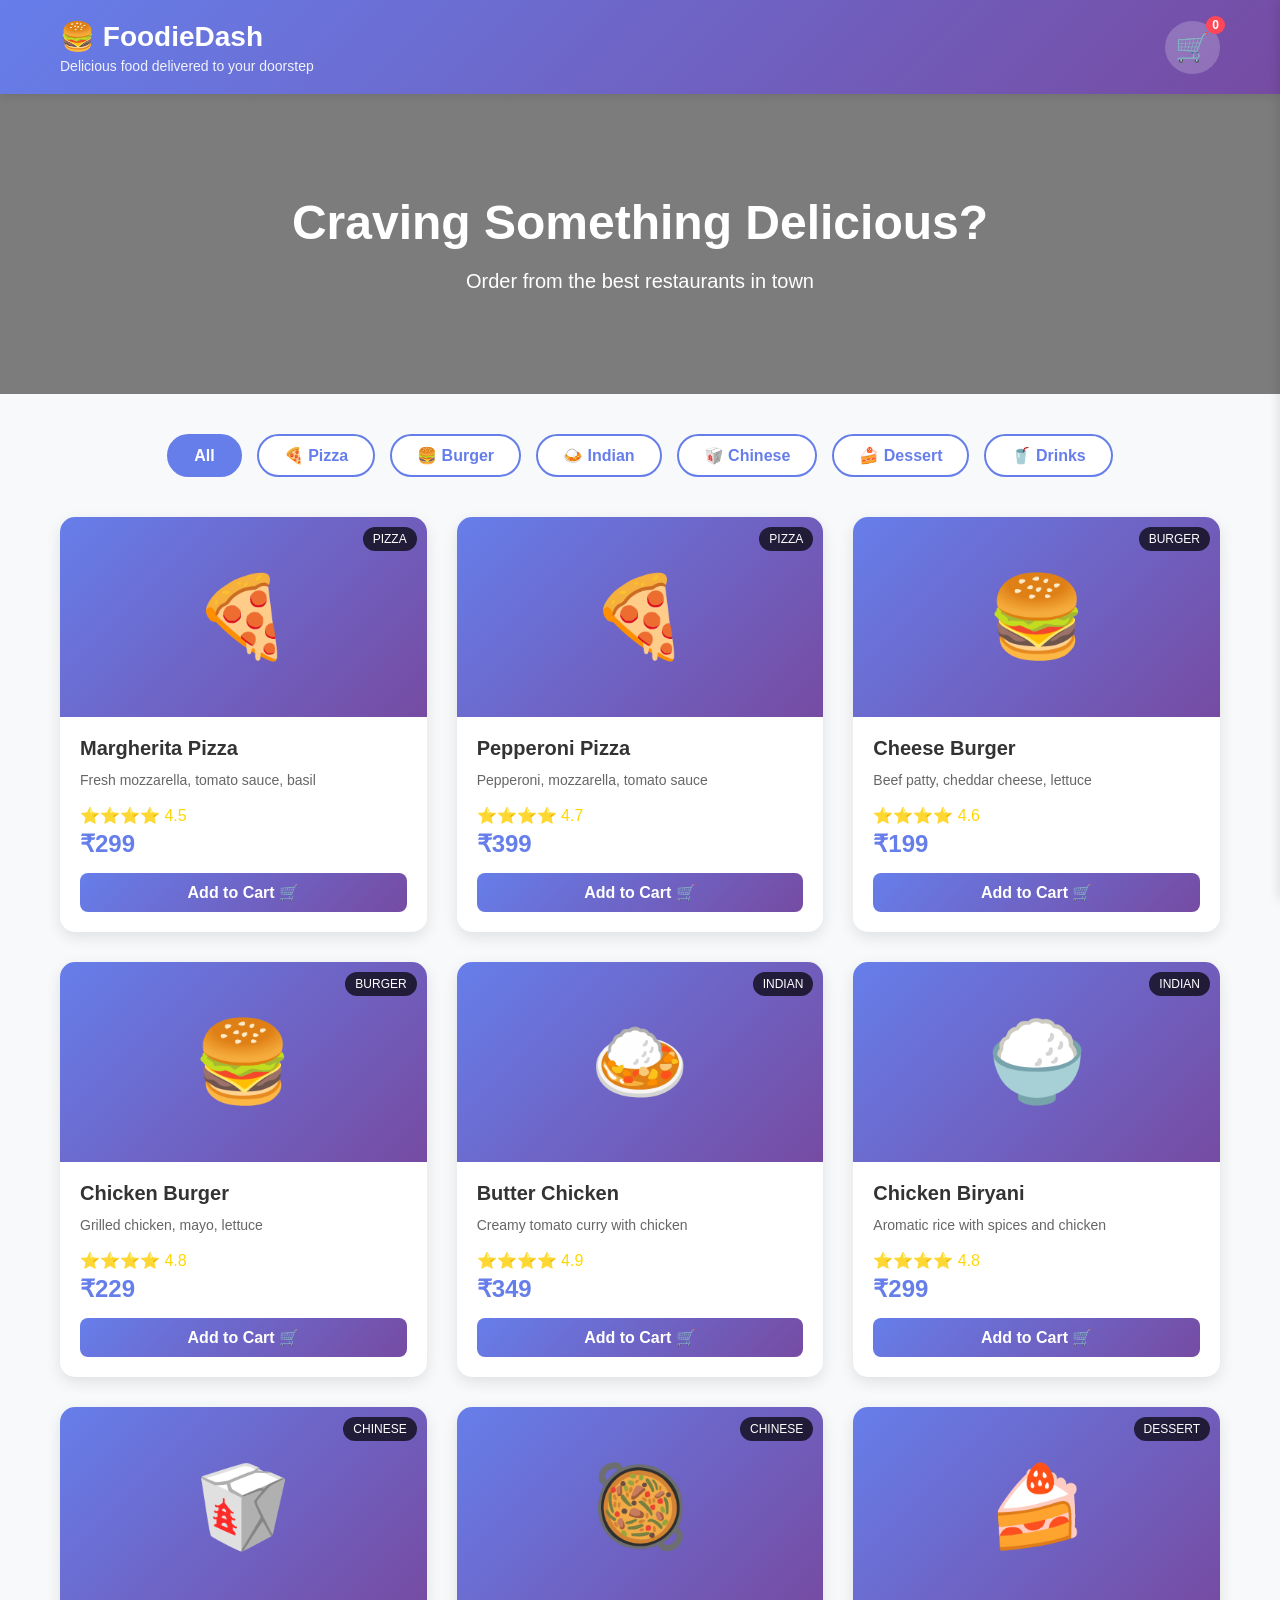
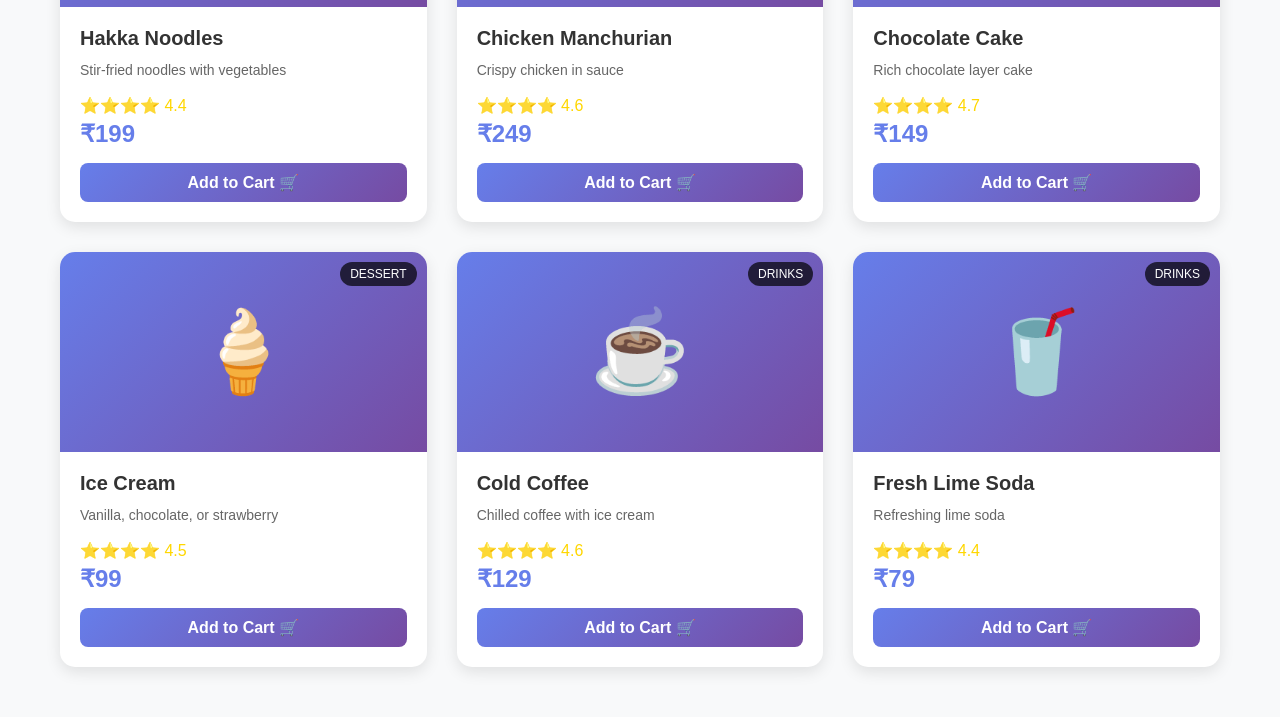
<file: httpd/index.html>
<!DOCTYPE html>
<html lang="en">
<head>
    <meta charset="UTF-8">
    <meta name="viewport" content="width=device-width, initial-scale=1.0">
    <title>FoodieDash - Order Food Online</title>
    <style>
        * {
            margin: 0;
            padding: 0;
            box-sizing: border-box;
        }

        body {
            font-family: 'Segoe UI', Tahoma, Geneva, Verdana, sans-serif;
            background-color: #f8f9fa;
        }

        /* Header Styles */
        header {
            background: linear-gradient(135deg, #667eea 0%, #764ba2 100%);
            color: white;
            padding: 20px 0;
            position: sticky;
            top: 0;
            z-index: 100;
            box-shadow: 0 2px 10px rgba(0,0,0,0.1);
        }

        .header-container {
            max-width: 1200px;
            margin: 0 auto;
            padding: 0 20px;
            display: flex;
            justify-content: space-between;
            align-items: center;
        }

        .logo h1 {
            font-size: 28px;
            margin-bottom: 5px;
        }

        .logo p {
            font-size: 14px;
            opacity: 0.9;
        }

        .cart-icon {
            position: relative;
            font-size: 28px;
            cursor: pointer;
            padding: 10px;
            border-radius: 50%;
            background: rgba(255,255,255,0.2);
            transition: transform 0.3s;
        }

        .cart-icon:hover {
            transform: scale(1.1);
        }

        #cartCount {
            position: absolute;
            top: -5px;
            right: -5px;
            background: #ff4757;
            color: white;
            font-size: 12px;
            padding: 2px 6px;
            border-radius: 50%;
            font-weight: bold;
        }

        /* Hero Section */
        .hero {
            background: linear-gradient(rgba(0,0,0,0.5), rgba(0,0,0,0.5)), url('https://images.unsplash.com/photo-1504674900247-0877df9cc836?w=1200');
            background-size: cover;
            background-position: center;
            height: 300px;
            display: flex;
            align-items: center;
            justify-content: center;
            text-align: center;
            color: white;
        }

        .hero-content h2 {
            font-size: 48px;
            margin-bottom: 20px;
            animation: fadeInUp 0.8s ease;
        }

        .hero-content p {
            font-size: 20px;
            animation: fadeInUp 0.8s ease 0.2s both;
        }

        @keyframes fadeInUp {
            from {
                opacity: 0;
                transform: translateY(30px);
            }
            to {
                opacity: 1;
                transform: translateY(0);
            }
        }

        /* Categories */
        .categories {
            max-width: 1200px;
            margin: 40px auto;
            padding: 0 20px;
            display: flex;
            gap: 15px;
            flex-wrap: wrap;
            justify-content: center;
        }

        .category-btn {
            padding: 10px 25px;
            border: 2px solid #667eea;
            background: white;
            color: #667eea;
            border-radius: 25px;
            cursor: pointer;
            font-size: 16px;
            font-weight: bold;
            transition: all 0.3s;
        }

        .category-btn:hover {
            background: #667eea;
            color: white;
            transform: translateY(-2px);
        }

        .category-btn.active {
            background: #667eea;
            color: white;
        }

        /* Container */
        .container {
            max-width: 1200px;
            margin: 0 auto;
            padding: 0 20px 50px;
        }

        /* Food Grid */
        .food-grid {
            display: grid;
            grid-template-columns: repeat(auto-fill, minmax(280px, 1fr));
            gap: 30px;
        }

        /* Food Card */
        .food-card {
            background: white;
            border-radius: 15px;
            overflow: hidden;
            box-shadow: 0 5px 15px rgba(0,0,0,0.1);
            transition: transform 0.3s, box-shadow 0.3s;
            animation: fadeIn 0.5s ease;
        }

        @keyframes fadeIn {
            from {
                opacity: 0;
                transform: scale(0.9);
            }
            to {
                opacity: 1;
                transform: scale(1);
            }
        }

        .food-card:hover {
            transform: translateY(-5px);
            box-shadow: 0 10px 30px rgba(0,0,0,0.15);
        }

        .food-image {
            height: 200px;
            background-size: cover;
            background-position: center;
            position: relative;
            display: flex;
            align-items: center;
            justify-content: center;
            font-size: 80px;
            background: linear-gradient(135deg, #667eea 0%, #764ba2 100%);
        }

        .food-category {
            position: absolute;
            top: 10px;
            right: 10px;
            background: rgba(0,0,0,0.7);
            color: white;
            padding: 5px 10px;
            border-radius: 20px;
            font-size: 12px;
        }

        .food-info {
            padding: 20px;
        }

        .food-info h3 {
            font-size: 20px;
            margin-bottom: 10px;
            color: #333;
        }

        .food-desc {
            color: #666;
            font-size: 14px;
            margin-bottom: 15px;
            line-height: 1.5;
        }

        .food-price {
            font-size: 24px;
            color: #667eea;
            font-weight: bold;
            margin-bottom: 15px;
        }

        .add-to-cart {
            width: 100%;
            padding: 10px;
            background: linear-gradient(135deg, #667eea 0%, #764ba2 100%);
            color: white;
            border: none;
            border-radius: 8px;
            font-size: 16px;
            font-weight: bold;
            cursor: pointer;
            transition: transform 0.2s;
        }

        .add-to-cart:hover {
            transform: scale(1.02);
        }

        /* Cart Sidebar */
        .cart-sidebar {
            position: fixed;
            top: 0;
            right: -400px;
            width: 400px;
            height: 100%;
            background: white;
            box-shadow: -2px 0 10px rgba(0,0,0,0.1);
            z-index: 1000;
            transition: right 0.3s ease;
            display: flex;
            flex-direction: column;
        }

        .cart-sidebar.open {
            right: 0;
        }

        .cart-header {
            padding: 20px;
            background: linear-gradient(135deg, #667eea 0%, #764ba2 100%);
            color: white;
            display: flex;
            justify-content: space-between;
            align-items: center;
        }

        .close-cart {
            font-size: 30px;
            cursor: pointer;
            transition: transform 0.2s;
        }

        .close-cart:hover {
            transform: scale(1.1);
        }

        .cart-items {
            flex: 1;
            overflow-y: auto;
            padding: 20px;
        }

        .cart-item {
            display: flex;
            justify-content: space-between;
            align-items: center;
            padding: 15px;
            border-bottom: 1px solid #eee;
            animation: slideIn 0.3s ease;
        }

        @keyframes slideIn {
            from {
                opacity: 0;
                transform: translateX(20px);
            }
            to {
                opacity: 1;
                transform: translateX(0);
            }
        }

        .cart-item-info {
            flex: 1;
        }

        .cart-item-name {
            font-weight: bold;
            margin-bottom: 5px;
        }

        .cart-item-price {
            color: #667eea;
            font-size: 14px;
        }

        .cart-item-controls {
            display: flex;
            align-items: center;
            gap: 10px;
        }

        .control-btn {
            width: 30px;
            height: 30px;
            border: 1px solid #ddd;
            background: white;
            border-radius: 50%;
            cursor: pointer;
            font-size: 18px;
            transition: all 0.2s;
        }

        .control-btn:hover {
            background: #667eea;
            color: white;
            border-color: #667eea;
        }

        .cart-item-quantity {
            font-weight: bold;
            min-width: 30px;
            text-align: center;
        }

        .remove-item {
            color: #ff4757;
            cursor: pointer;
            font-size: 20px;
            margin-left: 10px;
        }

        .cart-footer {
            padding: 20px;
            border-top: 2px solid #eee;
            background: #f8f9fa;
        }

        .cart-total {
            display: flex;
            justify-content: space-between;
            font-size: 20px;
            font-weight: bold;
            margin-bottom: 15px;
        }

        .checkout-btn {
            width: 100%;
            padding: 12px;
            background: linear-gradient(135deg, #667eea 0%, #764ba2 100%);
            color: white;
            border: none;
            border-radius: 8px;
            font-size: 18px;
            font-weight: bold;
            cursor: pointer;
            transition: transform 0.2s;
        }

        .checkout-btn:hover {
            transform: scale(1.02);
        }

        /* Overlay */
        .overlay {
            position: fixed;
            top: 0;
            left: 0;
            width: 100%;
            height: 100%;
            background: rgba(0,0,0,0.5);
            z-index: 999;
            display: none;
        }

        .overlay.show {
            display: block;
        }

        /* Modal */
        .modal {
            display: none;
            position: fixed;
            top: 0;
            left: 0;
            width: 100%;
            height: 100%;
            background: rgba(0,0,0,0.8);
            z-index: 2000;
            justify-content: center;
            align-items: center;
        }

        .modal.show {
            display: flex;
        }

        .modal-content {
            background: white;
            border-radius: 15px;
            max-width: 500px;
            width: 90%;
            max-height: 85vh;
            overflow-y: auto;
            animation: modalSlideIn 0.3s ease;
        }

        @keyframes modalSlideIn {
            from {
                opacity: 0;
                transform: translateY(-50px);
            }
            to {
                opacity: 1;
                transform: translateY(0);
            }
        }

        .modal-header {
            padding: 20px;
            background: linear-gradient(135deg, #667eea 0%, #764ba2 100%);
            color: white;
            display: flex;
            justify-content: space-between;
            align-items: center;
        }

        .close-modal {
            font-size: 30px;
            cursor: pointer;
        }

        form {
            padding: 20px;
        }

        .form-group {
            margin-bottom: 20px;
        }

        .form-group label {
            display: block;
            margin-bottom: 8px;
            font-weight: bold;
            color: #333;
        }

        .form-group input,
        .form-group select,
        .form-group textarea {
            width: 100%;
            padding: 10px;
            border: 1px solid #ddd;
            border-radius: 8px;
            font-size: 16px;
        }

        .order-summary {
            background: #f8f9fa;
            padding: 15px;
            border-radius: 8px;
            margin: 20px 0;
        }

        .order-summary h3 {
            margin-bottom: 10px;
        }

        #orderSummary {
            margin-bottom: 15px;
        }

        .final-total {
            font-size: 18px;
            text-align: right;
            border-top: 1px solid #ddd;
            padding-top: 10px;
        }

        .place-order-btn {
            width: 100%;
            padding: 12px;
            background: linear-gradient(135deg, #667eea 0%, #764ba2 100%);
            color: white;
            border: none;
            border-radius: 8px;
            font-size: 18px;
            font-weight: bold;
            cursor: pointer;
        }

        /* Empty Cart Message */
        .empty-cart {
            text-align: center;
            padding: 50px 20px;
            color: #999;
        }

        .empty-cart p {
            font-size: 18px;
            margin-top: 10px;
        }

        .rating {
            margin: 5px 0;
            color: #ffd700;
        }

        /* Responsive Design */
        @media (max-width: 768px) {
            .cart-sidebar {
                width: 100%;
                right: -100%;
            }
            
            .hero-content h2 {
                font-size: 32px;
            }
            
            .hero-content p {
                font-size: 16px;
            }
            
            .food-grid {
                grid-template-columns: 1fr;
            }
            
            .categories {
                gap: 10px;
            }
            
            .category-btn {
                padding: 8px 15px;
                font-size: 14px;
            }
        }

        @keyframes slideInRight {
            from {
                opacity: 0;
                transform: translateX(100px);
            }
            to {
                opacity: 1;
                transform: translateX(0);
            }
        }
    </style>
</head>
<body>
    <!-- Header -->
    <header>
        <div class="header-container">
            <div class="logo">
                <h1>🍔 FoodieDash</h1>
                <p>Delicious food delivered to your doorstep</p>
            </div>
            <div class="cart-icon" onclick="toggleCart()">
                🛒 <span id="cartCount">0</span>
            </div>
        </div>
    </header>

    <!-- Hero Section -->
    <section class="hero">
        <div class="hero-content">
            <h2>Craving Something Delicious?</h2>
            <p>Order from the best restaurants in town</p>
        </div>
    </section>

    <!-- Food Categories -->
    <div class="categories">
        <button class="category-btn active" onclick="filterFood('all')">All</button>
        <button class="category-btn" onclick="filterFood('pizza')">🍕 Pizza</button>
        <button class="category-btn" onclick="filterFood('burger')">🍔 Burger</button>
        <button class="category-btn" onclick="filterFood('indian')">🍛 Indian</button>
        <button class="category-btn" onclick="filterFood('chinese')">🥡 Chinese</button>
        <button class="category-btn" onclick="filterFood('dessert')">🍰 Dessert</button>
        <button class="category-btn" onclick="filterFood('drinks')">🥤 Drinks</button>
    </div>

    <!-- Food Items Grid -->
    <div class="container">
        <div class="food-grid" id="foodGrid"></div>
    </div>

    <!-- Cart Sidebar -->
    <div id="cartSidebar" class="cart-sidebar">
        <div class="cart-header">
            <h2>Your Cart</h2>
            <span class="close-cart" onclick="toggleCart()">&times;</span>
        </div>
        <div class="cart-items" id="cartItems"></div>
        <div class="cart-footer">
            <div class="cart-total">
                <span>Total:</span>
                <span id="cartTotal">₹0</span>
            </div>
            <button class="checkout-btn" onclick="checkout()">Proceed to Checkout</button>
        </div>
    </div>

    <!-- Overlay -->
    <div id="overlay" class="overlay" onclick="toggleCart()"></div>

    <!-- Checkout Modal -->
    <div id="checkoutModal" class="modal">
        <div class="modal-content">
            <div class="modal-header">
                <h2>Complete Your Order</h2>
                <span class="close-modal" onclick="closeModal()">&times;</span>
            </div>
            <form id="checkoutForm">
                <div class="form-group">
                    <label>Full Name</label>
                    <input type="text" id="fullName" required placeholder="Enter your full name">
                </div>
                <div class="form-group">
                    <label>Phone Number</label>
                    <input type="tel" id="phone" required placeholder="10-digit mobile number" pattern="[0-9]{10}">
                </div>
                <div class="form-group">
                    <label>Delivery Address</label>
                    <textarea id="address" required placeholder="Enter your complete address" rows="3"></textarea>
                </div>
                <div class="form-group">
                    <label>Payment Method</label>
                    <select id="payment" required>
                        <option value="">Select payment method</option>
                        <option value="cash">Cash on Delivery</option>
                        <option value="card">Credit/Debit Card</option>
                        <option value="upi">UPI</option>
                    </select>
                </div>
                <div class="order-summary">
                    <h3>Order Summary</h3>
                    <div id="orderSummary"></div>
                    <div class="final-total">
                        <strong>Total Amount: ₹<span id="finalTotal">0</span></strong>
                    </div>
                </div>
                <button type="submit" class="place-order-btn">Place Order</button>
            </form>
        </div>
    </div>

    <script>
        // Food Menu Data
        const menuData = [
            { id: 1, name: "Margherita Pizza", category: "pizza", price: 299, desc: "Fresh mozzarella, tomato sauce, basil", image: "🍕", rating: 4.5 },
            { id: 2, name: "Pepperoni Pizza", category: "pizza", price: 399, desc: "Pepperoni, mozzarella, tomato sauce", image: "🍕", rating: 4.7 },
            { id: 3, name: "Cheese Burger", category: "burger", price: 199, desc: "Beef patty, cheddar cheese, lettuce", image: "🍔", rating: 4.6 },
            { id: 4, name: "Chicken Burger", category: "burger", price: 229, desc: "Grilled chicken, mayo, lettuce", image: "🍔", rating: 4.8 },
            { id: 5, name: "Butter Chicken", category: "indian", price: 349, desc: "Creamy tomato curry with chicken", image: "🍛", rating: 4.9 },
            { id: 6, name: "Chicken Biryani", category: "indian", price: 299, desc: "Aromatic rice with spices and chicken", image: "🍚", rating: 4.8 },
            { id: 7, name: "Hakka Noodles", category: "chinese", price: 199, desc: "Stir-fried noodles with vegetables", image: "🥡", rating: 4.4 },
            { id: 8, name: "Chicken Manchurian", category: "chinese", price: 249, desc: "Crispy chicken in sauce", image: "🥘", rating: 4.6 },
            { id: 9, name: "Chocolate Cake", category: "dessert", price: 149, desc: "Rich chocolate layer cake", image: "🍰", rating: 4.7 },
            { id: 10, name: "Ice Cream", category: "dessert", price: 99, desc: "Vanilla, chocolate, or strawberry", image: "🍦", rating: 4.5 },
            { id: 11, name: "Cold Coffee", category: "drinks", price: 129, desc: "Chilled coffee with ice cream", image: "☕", rating: 4.6 },
            { id: 12, name: "Fresh Lime Soda", category: "drinks", price: 79, desc: "Refreshing lime soda", image: "🥤", rating: 4.4 }
        ];

        let cart = [];

        // Load food items on page load
        document.addEventListener('DOMContentLoaded', () => {
            displayFoodItems(menuData);
            loadSavedCart();
        });

        function displayFoodItems(items) {
            const foodGrid = document.getElementById('foodGrid');
            foodGrid.innerHTML = '';
            
            items.forEach(item => {
                const stars = '⭐'.repeat(Math.floor(item.rating));
                const foodCard = `
                    <div class="food-card">
                        <div class="food-image">
                            ${item.image}
                            <div class="food-category">${item.category.toUpperCase()}</div>
                        </div>
                        <div class="food-info">
                            <h3>${item.name}</h3>
                            <div class="food-desc">${item.desc}</div>
                            <div class="rating">${stars} ${item.rating}</div>
                            <div class="food-price">₹${item.price}</div>
                            <button class="add-to-cart" onclick="addToCart(${item.id})">Add to Cart 🛒</button>
                        </div>
                    </div>
                `;
                foodGrid.innerHTML += foodCard;
            });
        }

        function filterFood(category) {
            document.querySelectorAll('.category-btn').forEach(btn => {
                btn.classList.remove('active');
            });
            event.target.classList.add('active');
            
            if (category === 'all') {
                displayFoodItems(menuData);
            } else {
                const filtered = menuData.filter(item => item.category === category);
                displayFoodItems(filtered);
            }
        }

        function addToCart(itemId) {
            const item = menuData.find(i => i.id === itemId);
            const existingItem = cart.find(i => i.id === itemId);
            
            if (existingItem) {
                existingItem.quantity += 1;
            } else {
                cart.push({ ...item, quantity: 1 });
            }
            
            updateCartDisplay();
            showNotification(`${item.name} added to cart!`);
            saveCart();
        }

        function updateCartDisplay() {
            const cartItems = document.getElementById('cartItems');
            const cartCount = document.getElementById('cartCount');
            const cartTotal = document.getElementById('cartTotal');
            
            const totalItems = cart.reduce((sum, item) => sum + item.quantity, 0);
            cartCount.textContent = totalItems;
            
            if (cart.length === 0) {
                cartItems.innerHTML = `
                    <div class="empty-cart">
                        🛒<br>
                        <p>Your cart is empty</p>
                        <small>Add some delicious items!</small>
                    </div>
                `;
                cartTotal.textContent = '₹0';
                return;
            }
            
            let cartHTML = '';
            let total = 0;
            
            cart.forEach(item => {
                const itemTotal = item.price * item.quantity;
                total += itemTotal;
                
                cartHTML += `
                    <div class="cart-item">
                        <div class="cart-item-info">
                            <div class="cart-item-name">${item.name}</div>
                            <div class="cart-item-price">₹${item.price}</div>
                        </div>
                        <div class="cart-item-controls">
                            <button class="control-btn" onclick="updateQuantity(${item.id}, -1)">-</button>
                            <span class="cart-item-quantity">${item.quantity}</span>
                            <button class="control-btn" onclick="updateQuantity(${item.id}, 1)">+</button>
                            <span class="remove-item" onclick="removeFromCart(${item.id})">🗑️</span>
                        </div>
                    </div>
                `;
            });
            
            cartItems.innerHTML = cartHTML;
            cartTotal.textContent = `₹${total}`;
        }

        function updateQuantity(itemId, change) {
            const item = cart.find(i => i.id === itemId);
            if (item) {
                item.quantity += change;
                if (item.quantity <= 0) {
                    removeFromCart(itemId);
                } else {
                    updateCartDisplay();
                    saveCart();
                }
            }
        }

        function removeFromCart(itemId) {
            cart = cart.filter(item => item.id !== itemId);
            updateCartDisplay();
            showNotification('Item removed from cart');
            saveCart();
        }

        function toggleCart() {
            const cartSidebar = document.getElementById('cartSidebar');
            const overlay = document.getElementById('overlay');
            cartSidebar.classList.toggle('open');
            overlay.classList.toggle('show');
        }

        function checkout() {
            if (cart.length === 0) {
                showNotification('Your cart is empty!', 'error');
                return;
            }
            const modal = document.getElementById('checkoutModal');
            modal.classList.add('show');
            updateOrderSummary();
        }

        function updateOrderSummary() {
            const orderSummary = document.getElementById('orderSummary');
            const finalTotal = document.getElementById('finalTotal');
            let total = 0;
            
            let summaryHTML = '';
            cart.forEach(item => {
                const itemTotal = item.price * item.quantity;
                total += itemTotal;
                summaryHTML += `
                    <div style="display: flex; justify-content: space-between; margin-bottom: 10px;">
                        <span>${item.name} x ${item.quantity}</span>
                        <span>₹${itemTotal}</span>
                    </div>
                `;
            });
            
            orderSummary.innerHTML = summaryHTML;
            finalTotal.textContent = total;
        }

        function closeModal() {
            const modal = document.getElementById('checkoutModal');
            modal.classList.remove('show');
        }

        function showNotification(message, type = 'success') {
            const notification = document.createElement('div');
            notification.style.cssText = `
                position: fixed;
                bottom: 20px;
                right: 20px;
                background: ${type === 'success' ? '#4CAF50' : '#ff4757'};
                color: white;
                padding: 12px 20px;
                border-radius: 8px;
                z-index: 3000;
                animation: slideInRight 0.3s ease;
                box-shadow: 0 2px 10px rgba(0,0,0,0.2);
            `;
            notification.textContent = message;
            document.body.appendChild(notification);
            setTimeout(() => notification.remove(), 3000);
        }

        function saveCart() {
            localStorage.setItem('foodCart', JSON.stringify(cart));
        }

        function loadSavedCart() {
            const savedCart = localStorage.getItem('foodCart');
            if (savedCart) {
                cart = JSON.parse(savedCart);
                updateCartDisplay();
            }
        }

        document.getElementById('checkoutForm').addEventListener('submit', (e) => {
            e.preventDefault();
            
            const name = document.getElementById('fullName').value;
            const phone = document.getElementById('phone').value;
            const address = document.getElementById('address').value;
            const payment = document.getElementById('payment').value;
            const total = cart.reduce((sum, item) => sum + (item.price * item.quantity), 0);
            
            let itemsList = '';
            cart.forEach(item => {
                itemsList += `${item.name} x ${item.quantity} = ₹${item.price * item.quantity}\n`;
            });
            
            alert(`🍕 ORDER CONFIRMED! 🍕\n\nCustomer: ${name}\nPhone: ${phone}\nAddress: ${address}\nPayment: ${payment}\n\nItems:\n${itemsList}\nTotal: ₹${total}\n\nThank you for ordering with FoodieDash!\nYour food will be delivered in 30-45 minutes.`);
            
            cart = [];
            updateCartDisplay();
            closeModal();
            document.getElementById('checkoutForm').reset();
            toggleCart();
            showNotification('Order placed successfully! 🎉');
            saveCart();
        });

        window.onclick = function(event) {
            const modal = document.getElementById('checkoutModal');
            if (event.target === modal) {
                closeModal();
            }
        }
    </script>
</body>
</html>
</file>
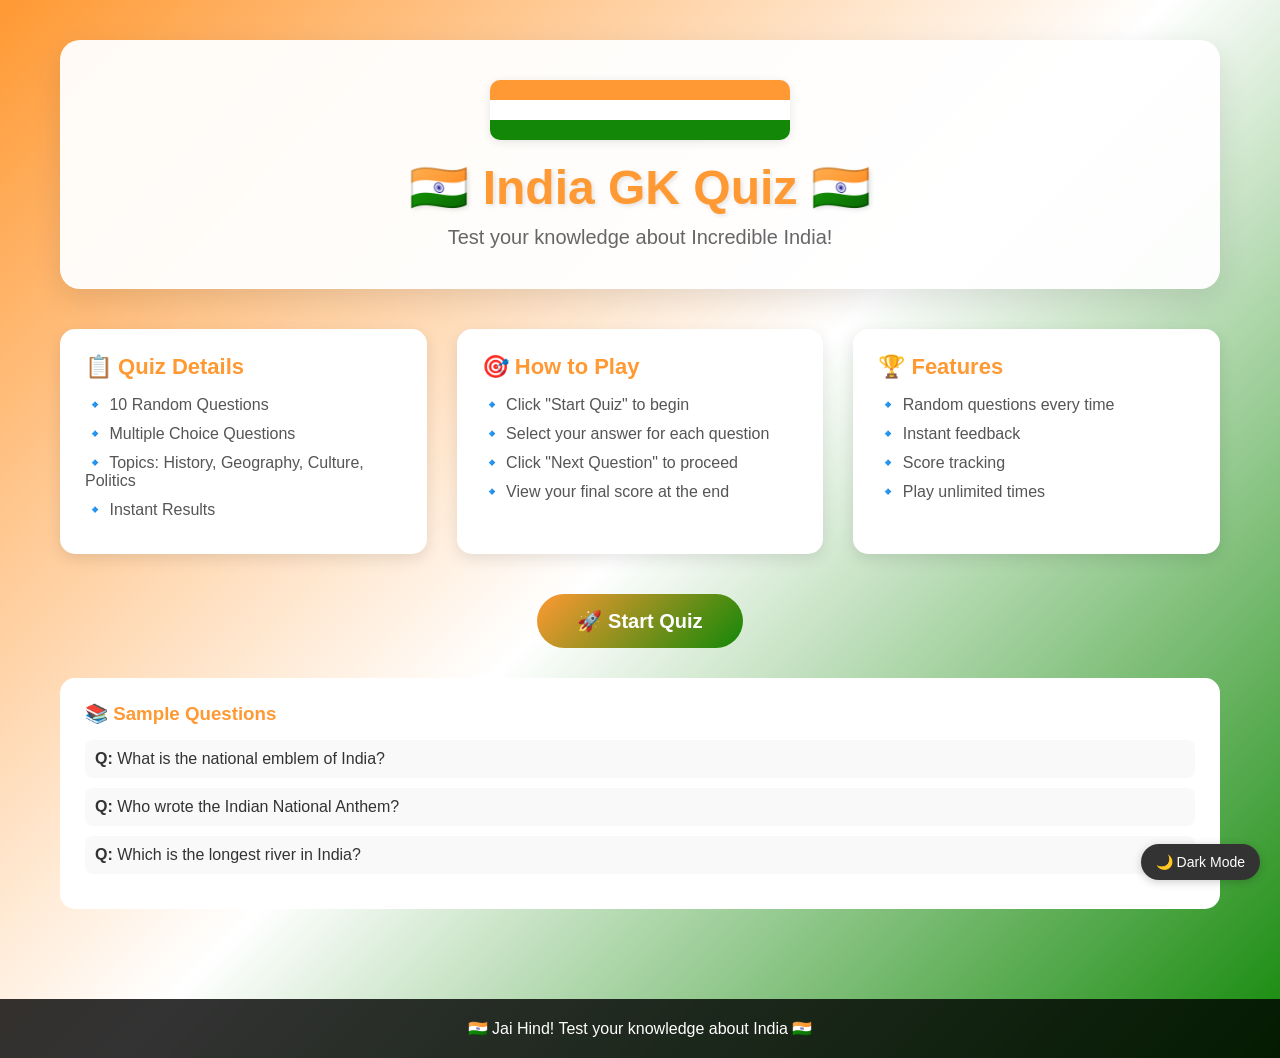
<file: java/target/IndiaGKQuiz/index.html>
<!DOCTYPE html>
<html lang="en">
<head>
    <meta charset="UTF-8">
    <meta name="viewport" content="width=device-width, initial-scale=1.0">
    <title>India GK Quiz - Test Your Knowledge</title>
    <link rel="stylesheet" href="css/style.css">
</head>
<body>
    <div class="container">
        <div class="hero-section">
            <div class="indian-flag">
                <div class="saffron"></div>
                <div class="white"></div>
                <div class="green"></div>
            </div>
            <h1>🇮🇳 India GK Quiz 🇮🇳</h1>
            <p>Test your knowledge about Incredible India!</p>
        </div>
        
        <div class="quiz-info">
            <div class="info-card">
                <h3>📋 Quiz Details</h3>
                <ul>
                    <li>🔹 10 Random Questions</li>
                    <li>🔹 Multiple Choice Questions</li>
                    <li>🔹 Topics: History, Geography, Culture, Politics</li>
                    <li>🔹 Instant Results</li>
                </ul>
            </div>
            
            <div class="info-card">
                <h3>🎯 How to Play</h3>
                <ul>
                    <li>🔹 Click "Start Quiz" to begin</li>
                    <li>🔹 Select your answer for each question</li>
                    <li>🔹 Click "Next Question" to proceed</li>
                    <li>🔹 View your final score at the end</li>
                </ul>
            </div>
            
            <div class="info-card">
                <h3>🏆 Features</h3>
                <ul>
                    <li>🔹 Random questions every time</li>
                    <li>🔹 Instant feedback</li>
                    <li>🔹 Score tracking</li>
                    <li>🔹 Play unlimited times</li>
                </ul>
            </div>
        </div>
        
        <div class="action-buttons">
            <a href="quiz?action=start" class="start-btn">🚀 Start Quiz</a>
        </div>
        
        <div class="sample-questions">
            <h3>📚 Sample Questions</h3>
            <div class="question-sample">
                <p><strong>Q:</strong> What is the national emblem of India?</p>
                <p><strong>Q:</strong> Who wrote the Indian National Anthem?</p>
                <p><strong>Q:</strong> Which is the longest river in India?</p>
            </div>
        </div>
    </div>
    
    <footer>
        <p>🇮🇳 Jai Hind! Test your knowledge about India 🇮🇳</p>
    </footer>
    
    <script src="js/script.js"></script>
</body>
</html>
</file>
<file: java/target/IndiaGKQuiz/css/style.css>
* {
    margin: 0;
    padding: 0;
    box-sizing: border-box;
}

body {
    font-family: 'Segoe UI', Tahoma, Geneva, Verdana, sans-serif;
    background: linear-gradient(135deg, #ff9933 0%, #ffffff 50%, #138808 100%);
    min-height: 100vh;
    color: #333;
}

.container {
    max-width: 1200px;
    margin: 0 auto;
    padding: 40px 20px;
}

/* Hero Section */
.hero-section {
    text-align: center;
    background: rgba(255, 255, 255, 0.95);
    padding: 40px;
    border-radius: 20px;
    margin-bottom: 40px;
    box-shadow: 0 10px 30px rgba(0,0,0,0.1);
}

.indian-flag {
    width: 300px;
    height: 60px;
    margin: 0 auto 20px;
    border-radius: 10px;
    overflow: hidden;
    box-shadow: 0 2px 10px rgba(0,0,0,0.1);
}

.saffron {
    height: 33.33%;
    background: #ff9933;
}

.white {
    height: 33.33%;
    background: white;
    position: relative;
}

.green {
    height: 33.33%;
    background: #138808;
}

.hero-section h1 {
    font-size: 48px;
    color: #ff9933;
    margin-bottom: 10px;
    text-shadow: 2px 2px 4px rgba(0,0,0,0.1);
}

.hero-section p {
    font-size: 20px;
    color: #666;
}

/* Info Cards */
.quiz-info {
    display: grid;
    grid-template-columns: repeat(auto-fit, minmax(300px, 1fr));
    gap: 30px;
    margin-bottom: 40px;
}

.info-card {
    background: white;
    padding: 25px;
    border-radius: 15px;
    box-shadow: 0 5px 15px rgba(0,0,0,0.1);
    transition: transform 0.3s;
}

.info-card:hover {
    transform: translateY(-5px);
}

.info-card h3 {
    color: #ff9933;
    margin-bottom: 15px;
    font-size: 22px;
}

.info-card ul {
    list-style: none;
}

.info-card li {
    margin: 10px 0;
    color: #555;
}

/* Sample Questions */
.sample-questions {
    background: white;
    padding: 25px;
    border-radius: 15px;
    margin-top: 30px;
}

.sample-questions h3 {
    color: #ff9933;
    margin-bottom: 15px;
}

.question-sample p {
    margin: 10px 0;
    padding: 10px;
    background: #f9f9f9;
    border-radius: 8px;
}

/* Buttons */
.action-buttons {
    text-align: center;
    margin: 30px 0;
}

.start-btn, .restart-btn, .home-btn {
    display: inline-block;
    padding: 15px 40px;
    font-size: 20px;
    font-weight: bold;
    text-decoration: none;
    border-radius: 50px;
    transition: transform 0.3s;
    margin: 0 10px;
}

.start-btn {
    background: linear-gradient(135deg, #ff9933 0%, #138808 100%);
    color: white;
}

.restart-btn {
    background: linear-gradient(135deg, #667eea 0%, #764ba2 100%);
    color: white;
}

.home-btn {
    background: #666;
    color: white;
}

.start-btn:hover, .restart-btn:hover, .home-btn:hover {
    transform: translateY(-3px);
    box-shadow: 0 5px 15px rgba(0,0,0,0.2);
}

/* Quiz Container */
.quiz-container {
    background: white;
    border-radius: 20px;
    padding: 40px;
    box-shadow: 0 10px 30px rgba(0,0,0,0.1);
}

.quiz-header {
    margin-bottom: 30px;
}

.progress {
    height: 10px;
    background: #f0f0f0;
    border-radius: 5px;
    overflow: hidden;
    margin-bottom: 20px;
}

.progress-bar {
    height: 100%;
    background: linear-gradient(135deg, #ff9933 0%, #138808 100%);
    transition: width 0.3s;
}

.quiz-stats {
    display: flex;
    justify-content: space-between;
    font-weight: bold;
    color: #555;
}

.question-text {
    font-size: 28px;
    margin-bottom: 30px;
    color: #333;
    line-height: 1.4;
}

.options {
    display: flex;
    flex-direction: column;
    gap: 15px;
    margin-bottom: 30px;
}

.option {
    display: flex;
    align-items: center;
    padding: 15px;
    background: #f8f9fa;
    border-radius: 10px;
    cursor: pointer;
    transition: all 0.3s;
}

.option:hover {
    background: #e9ecef;
    transform: translateX(5px);
}

.option input[type="radio"] {
    margin-right: 15px;
    width: 20px;
    height: 20px;
    cursor: pointer;
}

.option span {
    font-size: 18px;
    color: #333;
}

.next-btn {
    width: 100%;
    padding: 15px;
    background: linear-gradient(135deg, #ff9933 0%, #138808 100%);
    color: white;
    border: none;
    border-radius: 10px;
    font-size: 18px;
    font-weight: bold;
    cursor: pointer;
    transition: transform 0.2s;
}

.next-btn:hover {
    transform: translateY(-2px);
}

/* Result Page */
.result-container {
    background: white;
    border-radius: 20px;
    padding: 40px;
    box-shadow: 0 10px 30px rgba(0,0,0,0.1);
}

.result-header {
    text-align: center;
    margin-bottom: 40px;
}

.score-circle {
    width: 150px;
    height: 150px;
    margin: 20px auto;
    background: linear-gradient(135deg, #ff9933 0%, #138808 100%);
    border-radius: 50%;
    display: flex;
    align-items: center;
    justify-content: center;
    box-shadow: 0 5px 20px rgba(0,0,0,0.2);
}

.score-number {
    font-size: 48px;
    font-weight: bold;
    color: white;
}

.score-total {
    font-size: 24px;
    color: white;
    margin-top: 5px;
}

.percentage {
    font-size: 32px;
    font-weight: bold;
    color: #ff9933;
    margin: 10px 0;
}

.message {
    font-size: 20px;
    color: #555;
    margin-top: 10px;
}

.result-details {
    margin: 30px 0;
}

.result-details h2 {
    color: #ff9933;
    margin-bottom: 20px;
}

.result-item {
    padding: 15px;
    margin: 10px 0;
    background: #f8f9fa;
    border-radius: 10px;
    border-left: 4px solid;
}

.result-item.correct {
    border-left-color: #138808;
    background: #f0f9f0;
}

.result-item.incorrect {
    border-left-color: #ff4757;
    background: #fff0f0;
}

.question-number {
    font-weight: bold;
    color: #666;
    margin-bottom: 5px;
}

.question-result {
    margin-bottom: 10px;
}

.answer-details {
    font-size: 14px;
    color: #666;
}

.user-answer {
    color: #ff4757;
    font-weight: bold;
}

.correct-answer {
    color: #138808;
    font-weight: bold;
}

/* Footer */
footer {
    text-align: center;
    padding: 20px;
    background: rgba(0,0,0,0.8);
    color: white;
    margin-top: 50px;
}

/* Responsive */
@media (max-width: 768px) {
    .hero-section h1 {
        font-size: 32px;
    }
    
    .question-text {
        font-size: 22px;
    }
    
    .option span {
        font-size: 16px;
    }
    
    .quiz-info {
        grid-template-columns: 1fr;
    }
    
    .action-buttons a {
        display: block;
        margin: 10px 0;
    }
}
</file>
